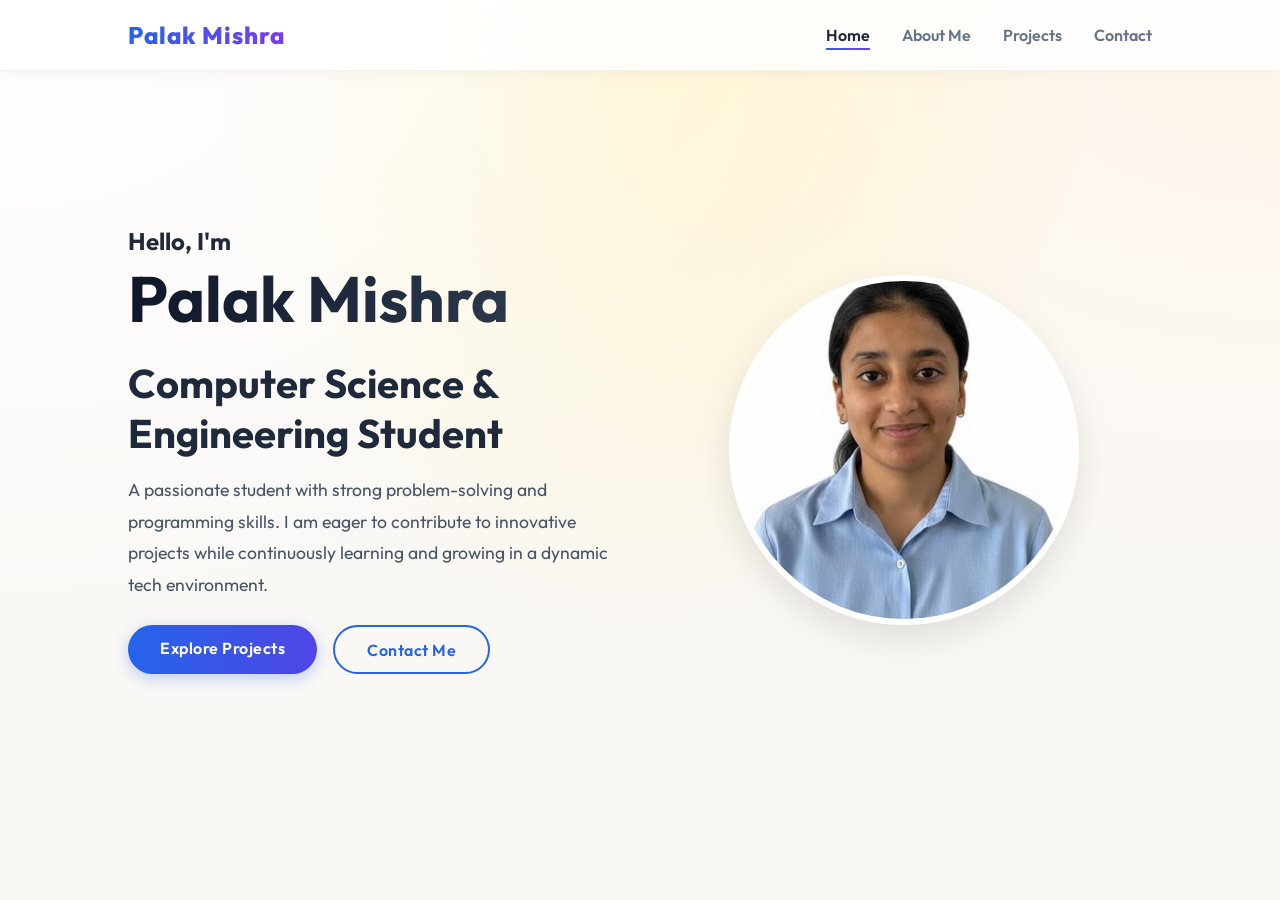
<file: index.html>
<!DOCTYPE html>
<html lang="en">
<head>
    <meta charset="UTF-8">
    <meta name="viewport" content="width=device-width, initial-scale=1.0">
    <title>Palak Mishra - Portfolio</title>
    <link rel="stylesheet" href="style.css">
    <!-- Include Font Awesome for icons -->
    <link rel="stylesheet" href="https://cdnjs.cloudflare.com/ajax/libs/font-awesome/6.4.0/css/all.min.css">
</head>
<body>

<nav>
    <div class="logo">Palak Mishra</div>
    <div class="nav-links">
        <a href="index.html" class="active">Home</a>
        <a href="about.html">About Me</a>
        <a href="projects.html">Projects</a>
        <a href="contact.html">Contact</a>
    </div>
</nav>

<div class="container">
    <section class="hero">
        <div class="hero-content">
            <h3>Hello, I'm</h3>
            <h1>Palak Mishra</h1>
            <h2>Computer Science & Engineering Student</h2>
            <p>
                A passionate student with strong problem-solving and programming skills. I am eager to contribute to innovative projects while continuously learning and growing in a dynamic tech environment.
            </p>
            <div class="action-buttons">
                <a href="projects.html" class="btn">Explore Projects</a>
                <a href="contact.html" class="btn btn-outline">Contact Me</a>
            </div>
        </div>
        <div class="hero-image">
            <img src="profile.jpeg" alt="Palak Mishra">
        </div>
    </section>
</div>

</body>
</html>
</file>
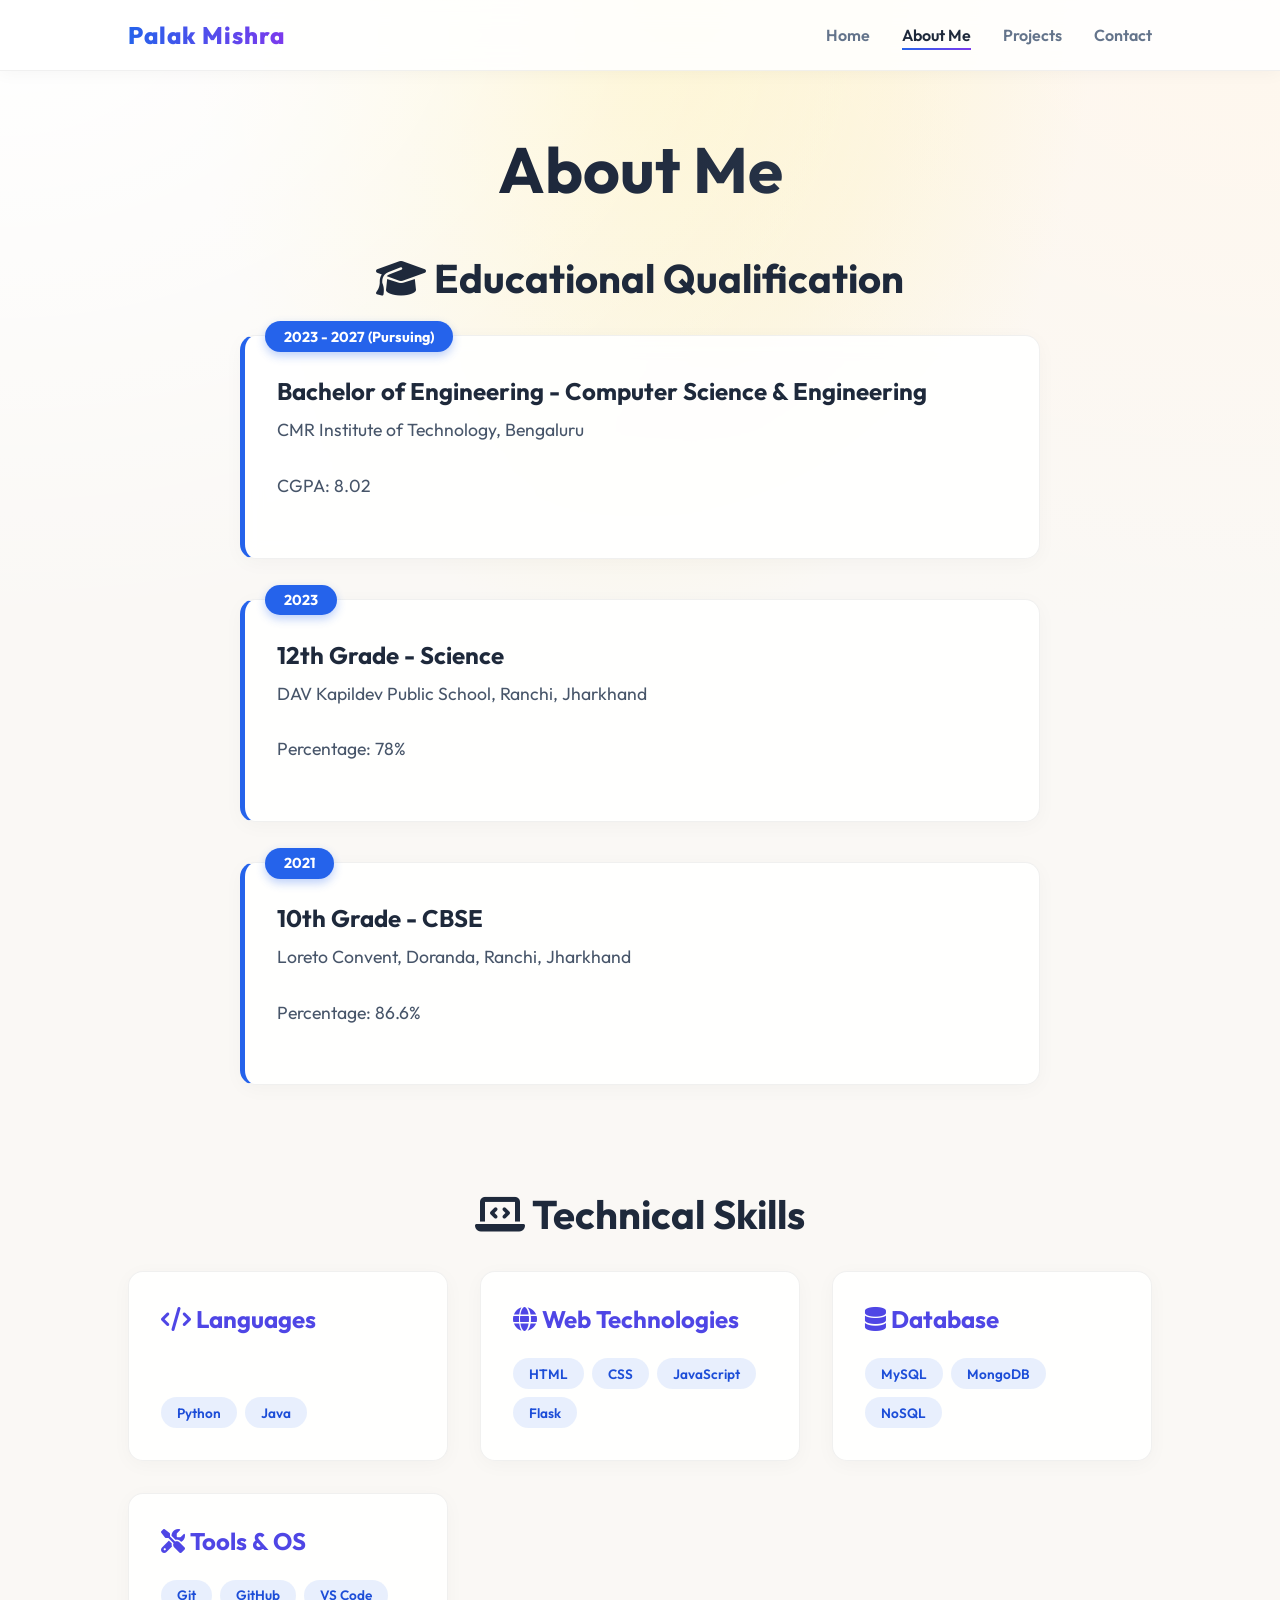
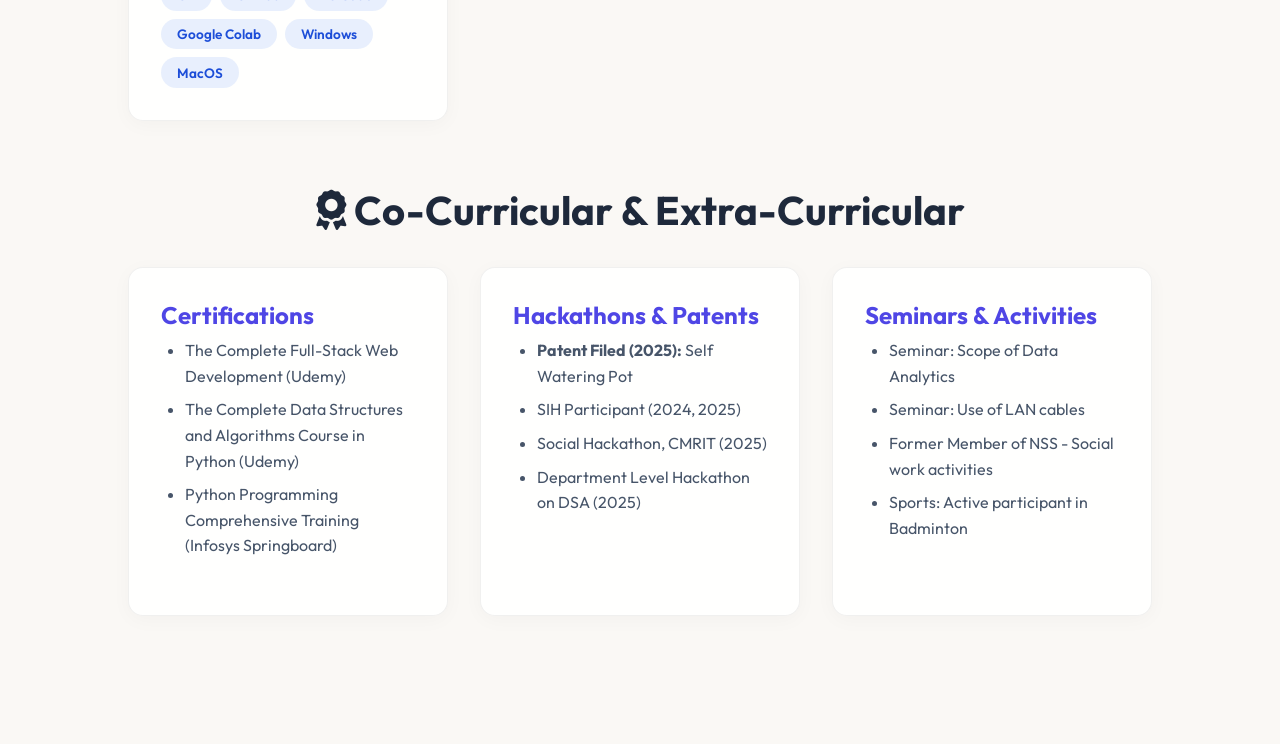
<file: about.html>
<!DOCTYPE html>
<html lang="en">

<head>
    <meta charset="UTF-8">
    <meta name="viewport" content="width=device-width, initial-scale=1.0">
    <title>About - Palak Mishra</title>
    <link rel="stylesheet" href="style.css">
    <link rel="stylesheet" href="https://cdnjs.cloudflare.com/ajax/libs/font-awesome/6.4.0/css/all.min.css">
</head>

<body>

    <nav>
        <div class="logo">Palak Mishra</div>
        <div class="nav-links">
            <a href="index.html">Home</a>
            <a href="about.html" class="active">About Me</a>
            <a href="projects.html">Projects</a>
            <a href="contact.html">Contact</a>
        </div>
    </nav>

    <div class="container">
        <h1 class="page-title">About Me</h1>

        <div class="section-group">
            <h2><i class="fas fa-graduation-cap"></i> Educational Qualification</h2>
            <div class="timeline">
                <div class="timeline-item">
                    <div class="timeline-date">2023 - 2027 (Pursuing)</div>
                    <h3>Bachelor of Engineering - Computer Science & Engineering</h3>
                    <p>CMR Institute of Technology, Bengaluru</p>
                    <p>CGPA: 8.02</p>
                </div>
                <div class="timeline-item">
                    <div class="timeline-date">2023</div>
                    <h3>12th Grade - Science</h3>
                    <p>DAV Kapildev Public School, Ranchi, Jharkhand</p>
                    <p>Percentage: 78%</p>
                </div>
                <div class="timeline-item">
                    <div class="timeline-date">2021</div>
                    <h3>10th Grade - CBSE</h3>
                    <p>Loreto Convent, Doranda, Ranchi, Jharkhand</p>
                    <p>Percentage: 86.6%</p>
                </div>
            </div>
        </div>

        <div class="section-group">
            <h2><i class="fas fa-laptop-code"></i> Technical Skills</h2>
            <div class="grid">
                <div class="card">
                    <h3><i class="fas fa-code"></i> Languages</h3>
                    <div class="tags">
                        <span class="tag">Python</span>
                        <span class="tag">Java</span>
                    </div>
                </div>
                <div class="card">
                    <h3><i class="fas fa-globe"></i> Web Technologies</h3>
                    <div class="tags">
                        <span class="tag">HTML</span>
                        <span class="tag">CSS</span>
                        <span class="tag">JavaScript</span>
                        <span class="tag">Flask</span>
                    </div>
                </div>
                <div class="card">
                    <h3><i class="fas fa-database"></i> Database</h3>
                    <div class="tags">
                        <span class="tag">MySQL</span>
                        <span class="tag">MongoDB</span>
                        <span class="tag">NoSQL</span>
                    </div>
                </div>
                <div class="card">
                    <h3><i class="fas fa-tools"></i> Tools & OS</h3>
                    <div class="tags">
                        <span class="tag">Git</span>
                        <span class="tag">GitHub</span>
                        <span class="tag">VS Code</span>
                        <span class="tag">Google Colab</span>
                        <span class="tag">Windows</span>
                        <span class="tag">MacOS</span>
                    </div>
                </div>
            </div>
        </div>

        <div class="section-group">
            <h2><i class="fas fa-award"></i> Co-Curricular & Extra-Curricular</h2>
            <div class="grid">
                <div class="card">
                    <h3>Certifications</h3>
                    <ul>
                        <li>The Complete Full-Stack Web Development (Udemy)</li>
                        <li>The Complete Data Structures and Algorithms Course in Python (Udemy)</li>
                        <li>Python Programming Comprehensive Training (Infosys Springboard)</li>
                    </ul>
                </div>
                <div class="card">
                    <h3>Hackathons & Patents</h3>
                    <ul>
                        <li><strong>Patent Filed (2025):</strong> Self Watering Pot</li>
                        <li>SIH Participant (2024, 2025)</li>
                        <li>Social Hackathon, CMRIT (2025)</li>
                        <li>Department Level Hackathon on DSA (2025)</li>
                    </ul>
                </div>
                <div class="card">
                    <h3>Seminars & Activities</h3>
                    <ul>
                        <li>Seminar: Scope of Data Analytics</li>
                        <li>Seminar: Use of LAN cables</li>
                        <li>Former Member of NSS - Social work activities</li>
                        <li>Sports: Active participant in Badminton</li>
                    </ul>
                </div>
            </div>
        </div>

    </div>

</body>

</html>
</file>
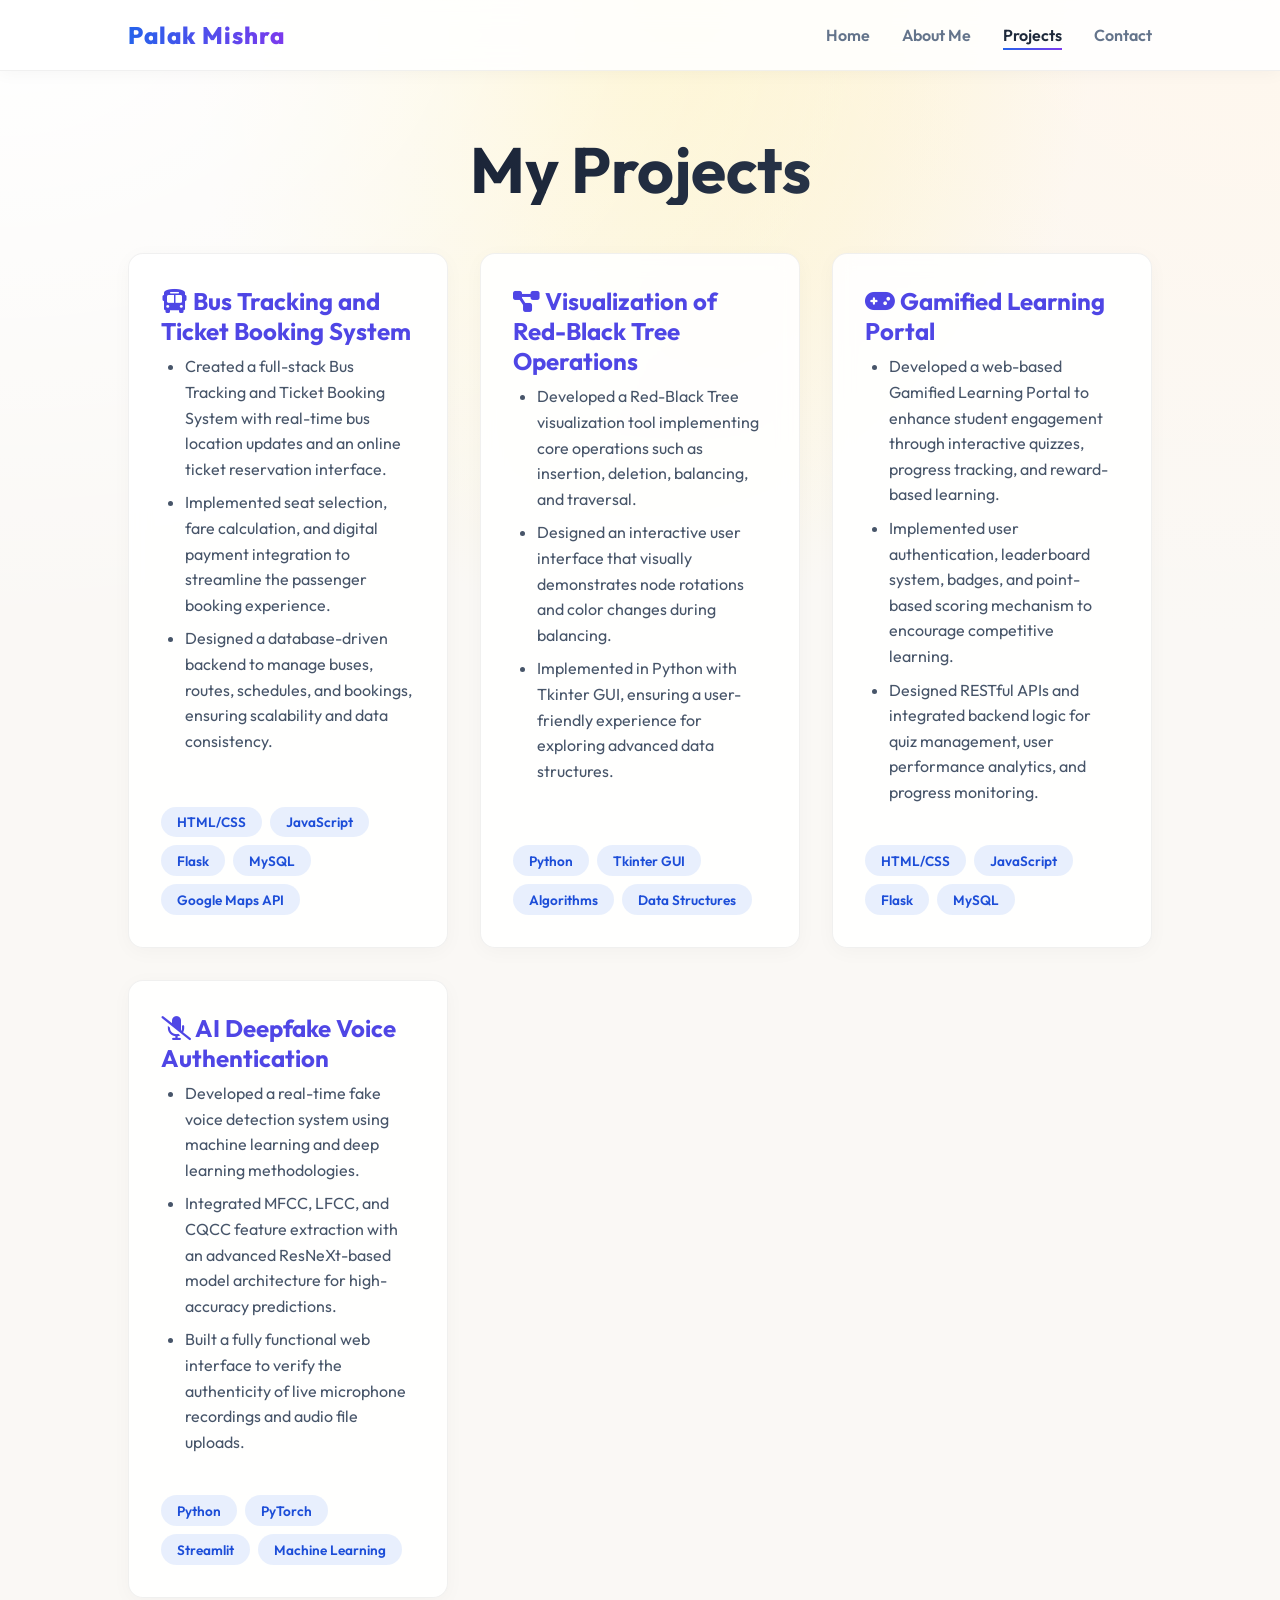
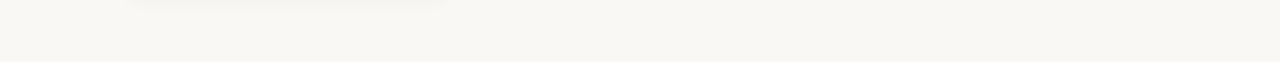
<file: projects.html>
<!DOCTYPE html>
<html lang="en">
<head>
    <meta charset="UTF-8">
    <meta name="viewport" content="width=device-width, initial-scale=1.0">
    <title>Projects - Palak Mishra</title>
    <link rel="stylesheet" href="style.css">
    <link rel="stylesheet" href="https://cdnjs.cloudflare.com/ajax/libs/font-awesome/6.4.0/css/all.min.css">
</head>
<body>

<nav>
    <div class="logo">Palak Mishra</div>
    <div class="nav-links">
        <a href="index.html">Home</a>
        <a href="about.html">About Me</a>
        <a href="projects.html" class="active">Projects</a>
        <a href="contact.html">Contact</a>
    </div>
</nav>

<div class="container">
    <h1 class="page-title">My Projects</h1>

    <div class="grid">
        <div class="card">
            <h3><i class="fas fa-bus"></i> Bus Tracking and Ticket Booking System</h3>
            <ul>
                <li>Created a full-stack Bus Tracking and Ticket Booking System with real-time bus location updates and an online ticket reservation interface.</li>
                <li>Implemented seat selection, fare calculation, and digital payment integration to streamline the passenger booking experience.</li>
                <li>Designed a database-driven backend to manage buses, routes, schedules, and bookings, ensuring scalability and data consistency.</li>
            </ul>
            <div class="tags">
                <span class="tag">HTML/CSS</span>
                <span class="tag">JavaScript</span>
                <span class="tag">Flask</span>
                <span class="tag">MySQL</span>
                <span class="tag">Google Maps API</span>
            </div>
        </div>

        <div class="card">
            <h3><i class="fas fa-project-diagram"></i> Visualization of Red-Black Tree Operations</h3>
            <ul>
                <li>Developed a Red-Black Tree visualization tool implementing core operations such as insertion, deletion, balancing, and traversal.</li>
                <li>Designed an interactive user interface that visually demonstrates node rotations and color changes during balancing.</li>
                <li>Implemented in Python with Tkinter GUI, ensuring a user-friendly experience for exploring advanced data structures.</li>
            </ul>
            <div class="tags">
                <span class="tag">Python</span>
                <span class="tag">Tkinter GUI</span>
                <span class="tag">Algorithms</span>
                <span class="tag">Data Structures</span>
            </div>
        </div>

        <div class="card">
            <h3><i class="fas fa-gamepad"></i> Gamified Learning Portal</h3>
            <ul>
                <li>Developed a web-based Gamified Learning Portal to enhance student engagement through interactive quizzes, progress tracking, and reward-based learning.</li>
                <li>Implemented user authentication, leaderboard system, badges, and point-based scoring mechanism to encourage competitive learning.</li>
                <li>Designed RESTful APIs and integrated backend logic for quiz management, user performance analytics, and progress monitoring.</li>
            </ul>
            <div class="tags">
                <span class="tag">HTML/CSS</span>
                <span class="tag">JavaScript</span>
                <span class="tag">Flask</span>
                <span class="tag">MySQL</span>
            </div>
        </div>

        <div class="card">
            <h3><i class="fas fa-microphone-slash"></i> AI Deepfake Voice Authentication</h3>
            <ul>
                <li>Developed a real-time fake voice detection system using machine learning and deep learning methodologies.</li>
                <li>Integrated MFCC, LFCC, and CQCC feature extraction with an advanced ResNeXt-based model architecture for high-accuracy predictions.</li>
                <li>Built a fully functional web interface to verify the authenticity of live microphone recordings and audio file uploads.</li>
            </ul>
            <div class="tags">
                <span class="tag">Python</span>
                <span class="tag">PyTorch</span>
                <span class="tag">Streamlit</span>
                <span class="tag">Machine Learning</span>
            </div>
        </div>
    </div>
</div>

</body>
</html>
</file>
<file: style.css>
@import url('https://fonts.googleapis.com/css2?family=Outfit:wght@300;400;600;800&display=swap');

:root {
    --bg-color: #faf8f5; /* Cream base */
    --text-color: #475569; /* Slate for paragraphs */
    --heading-color: #1e293b; /* Dark slate for headings */
    --accent-color: #2563eb; /* Vibrant royal blue */
    --accent-glow: rgba(37, 99, 235, 0.3);
    --secondary-bg: #ffffff; /* Pure white */
    --card-bg: rgba(255, 255, 255, 0.9);
    --border-color: rgba(0, 0, 0, 0.06);
}

* {
    margin: 0;
    padding: 0;
    box-sizing: border-box;
    font-family: 'Outfit', sans-serif;
}

body {
    background-color: var(--bg-color);
    color: var(--text-color);
    min-height: 100vh;
    display: flex;
    flex-direction: column;
    overflow-x: hidden;
    /* Vibrant cream and white gradient mix */
    background-image: 
        radial-gradient(at 0% 0%, #ffffff 0, transparent 50%), 
        radial-gradient(at 50% 0%, #fef3c7 0, transparent 50%), 
        radial-gradient(at 100% 0%, #fff7ed 0, transparent 50%);
    background-attachment: fixed;
}

/* Navbar */
nav {
    display: flex;
    justify-content: space-between;
    align-items: center;
    padding: 20px 10%;
    background: rgba(255, 255, 255, 0.85);
    backdrop-filter: blur(12px);
    border-bottom: 1px solid var(--border-color);
    position: sticky;
    top: 0;
    z-index: 100;
    box-shadow: 0 4px 15px rgba(0, 0, 0, 0.03);
}

.logo {
    font-size: 1.5rem;
    font-weight: 800;
    background: linear-gradient(to right, #2563eb, #7c3aed);
    -webkit-background-clip: text;
    -webkit-text-fill-color: transparent;
    letter-spacing: 1px;
}

.nav-links {
    display: flex;
    gap: 2rem;
}

.nav-links a {
    color: #64748b;
    text-decoration: none;
    font-weight: 600;
    transition: all 0.3s ease;
    position: relative;
}

.nav-links a::after {
    content: '';
    position: absolute;
    width: 0;
    height: 2px;
    bottom: -5px;
    left: 0;
    background: linear-gradient(to right, #2563eb, #7c3aed);
    transition: width 0.3s ease;
}

.nav-links a:hover, .nav-links a.active {
    color: #1e293b;
}

.nav-links a:hover::after, .nav-links a.active::after {
    width: 100%;
}

/* Layout */
.container {
    display: flex;
    flex: 1;
    flex-direction: column;
    padding: 4rem 10%;
    animation: fadeIn 1s ease-out;
}

.page-title {
    text-align: center;
    margin-bottom: 3rem;
    color: var(--heading-color);
}

/* Animations */
@keyframes fadeIn {
    from { opacity: 0; transform: translateY(20px); }
    to { opacity: 1; transform: translateY(0); }
}

/* Typography */
h1 {
    font-size: 4rem;
    line-height: 1.1;
    margin-bottom: 1.5rem;
    background: linear-gradient(to right, #0f172a, #334155);
    -webkit-background-clip: text;
    -webkit-text-fill-color: transparent;
}

h2 {
    font-size: 2.5rem;
    margin-bottom: 1rem;
    color: var(--heading-color);
}

h3 {
    font-size: 1.5rem;
    margin-bottom: 0.5rem;
    color: var(--heading-color);
}

p {
    font-size: 1.1rem;
    color: var(--text-color);
    line-height: 1.8;
    margin-bottom: 1.5rem;
}

/* Buttons */
.btn {
    display: inline-block;
    padding: 0.8rem 2rem;
    border-radius: 30px;
    background: linear-gradient(to right, #2563eb, #4f46e5);
    color: white;
    text-decoration: none;
    font-weight: 600;
    letter-spacing: 0.5px;
    transition: all 0.3s ease;
    border: none;
    cursor: pointer;
    box-shadow: 0 4px 15px var(--accent-glow);
}

.btn:hover {
    transform: translateY(-3px);
    box-shadow: 0 8px 25px rgba(37, 99, 235, 0.4);
    color: white;
}

.btn-outline {
    background: transparent;
    border: 2px solid #2563eb;
    color: #2563eb;
    box-shadow: none;
}

.btn-outline:hover {
    background: rgba(37, 99, 235, 0.08);
    color: #1d4ed8;
}

.action-buttons {
    display: flex;
    gap: 1rem;
    flex-wrap: wrap;
}

/* Hero Section */
.hero {
    display: flex;
    align-items: center;
    justify-content: space-between;
    width: 100%;
    min-height: 70vh;
}

.hero-content {
    flex: 1;
    padding-right: 2rem;
}

.hero-image {
    flex: 1;
    display: flex;
    justify-content: center;
}

.hero-image img {
    width: 350px;
    height: 350px;
    object-fit: cover;
    border-radius: 50%;
    border: 6px solid var(--secondary-bg);
    box-shadow: 0 15px 35px rgba(0, 0, 0, 0.1);
    transition: transform 0.5s ease;
}

.hero-image img:hover {
    transform: scale(1.05);
}

/* Cards (for projects & skills) */
.grid {
    display: grid;
    grid-template-columns: repeat(auto-fit, minmax(300px, 1fr));
    gap: 2rem;
    width: 100%;
}

.card {
    background: var(--card-bg);
    border: 1px solid var(--border-color);
    border-radius: 15px;
    padding: 2rem;
    backdrop-filter: blur(10px);
    transition: all 0.3s ease;
    display: flex;
    flex-direction: column;
    box-shadow: 0 4px 20px rgba(0, 0, 0, 0.03);
}

.card:hover {
    transform: translateY(-8px);
    border-color: rgba(37, 99, 235, 0.3);
    box-shadow: 0 15px 35px rgba(0, 0, 0, 0.08);
}

.card h3 {
    color: #4f46e5;
}

.card ul {
    color: var(--text-color);
    margin-left: 1.5rem;
    margin-bottom: 1rem;
    line-height: 1.6;
}

.card ul li {
    margin-bottom: 0.5rem;
}

/* Tags */
.tags {
    display: flex;
    flex-wrap: wrap;
    gap: 0.5rem;
    margin-top: auto;
    padding-top: 1rem;
}

.tag {
    background: rgba(37, 99, 235, 0.1);
    color: #1d4ed8;
    padding: 0.4rem 1rem;
    border-radius: 20px;
    font-size: 0.85rem;
    font-weight: 600;
}

/* Timeline */
.timeline {
    position: relative;
    max-width: 800px;
    margin: 0 auto;
    width: 100%;
}

.timeline-item {
    padding: 2rem;
    background: var(--card-bg);
    border-radius: 15px;
    margin-bottom: 2.5rem;
    border-left: 5px solid #2563eb;
    position: relative;
    backdrop-filter: blur(10px);
    border-top: 1px solid var(--border-color);
    border-right: 1px solid var(--border-color);
    border-bottom: 1px solid var(--border-color);
    box-shadow: 0 4px 20px rgba(0, 0, 0, 0.03);
}

.timeline-date {
    position: absolute;
    top: -15px;
    left: 20px;
    background: #2563eb;
    color: white;
    padding: 0.4rem 1.2rem;
    border-radius: 20px;
    font-size: 0.9rem;
    font-weight: bold;
    box-shadow: 0 4px 10px rgba(37, 99, 235, 0.3);
}

.timeline-item h3 {
    margin-top: 0.5rem;
    color: #1e293b;
}

/* Section Grouping */
.section-group {
    margin-bottom: 4rem;
}

.section-group h2 {
    text-align: center;
    margin-bottom: 2rem;
    color: var(--heading-color);
}

/* Contact Info */
.contact-grid {
    display: grid;
    grid-template-columns: repeat(auto-fit, minmax(280px, 1fr));
    gap: 1.5rem;
    width: 100%;
    max-width: 900px;
    margin: 0 auto;
}

.contact-item {
    display: flex;
    flex-direction: column;
    align-items: center;
    text-align: center;
    gap: 1rem;
    padding: 2rem;
    background: var(--card-bg);
    border-radius: 15px;
    border: 1px solid var(--border-color);
    text-decoration: none;
    transition: all 0.3s ease;
    box-shadow: 0 4px 20px rgba(0, 0, 0, 0.03);
}

.contact-item:hover {
    transform: translateY(-5px);
    border-color: rgba(37, 99, 235, 0.3);
    box-shadow: 0 15px 30px rgba(37, 99, 235, 0.1);
}

.contact-icon {
    font-size: 2.5rem;
    color: #2563eb;
    margin-bottom: 0.5rem;
    transition: transform 0.3s ease;
}

.contact-item:hover .contact-icon {
    transform: scale(1.1);
}

.contact-label {
    font-size: 1.2rem;
    font-weight: 700;
    color: var(--heading-color);
}

.contact-value {
    color: var(--text-color);
    font-weight: 500;
}

/* Responsive */
@media (max-width: 768px) {
    nav { flex-direction: column; gap: 1rem; }
    .nav-links { flex-wrap: wrap; justify-content: center; gap: 1rem; }
    .hero { flex-direction: column-reverse; text-align: center; justify-content: center; }
    .hero-content { padding-right: 0; margin-top: 2rem; }
    .hero-image img { width: 250px; height: 250px; }
    h1 { font-size: 2.5rem; }
    .action-buttons { justify-content: center; }
}
</file>
